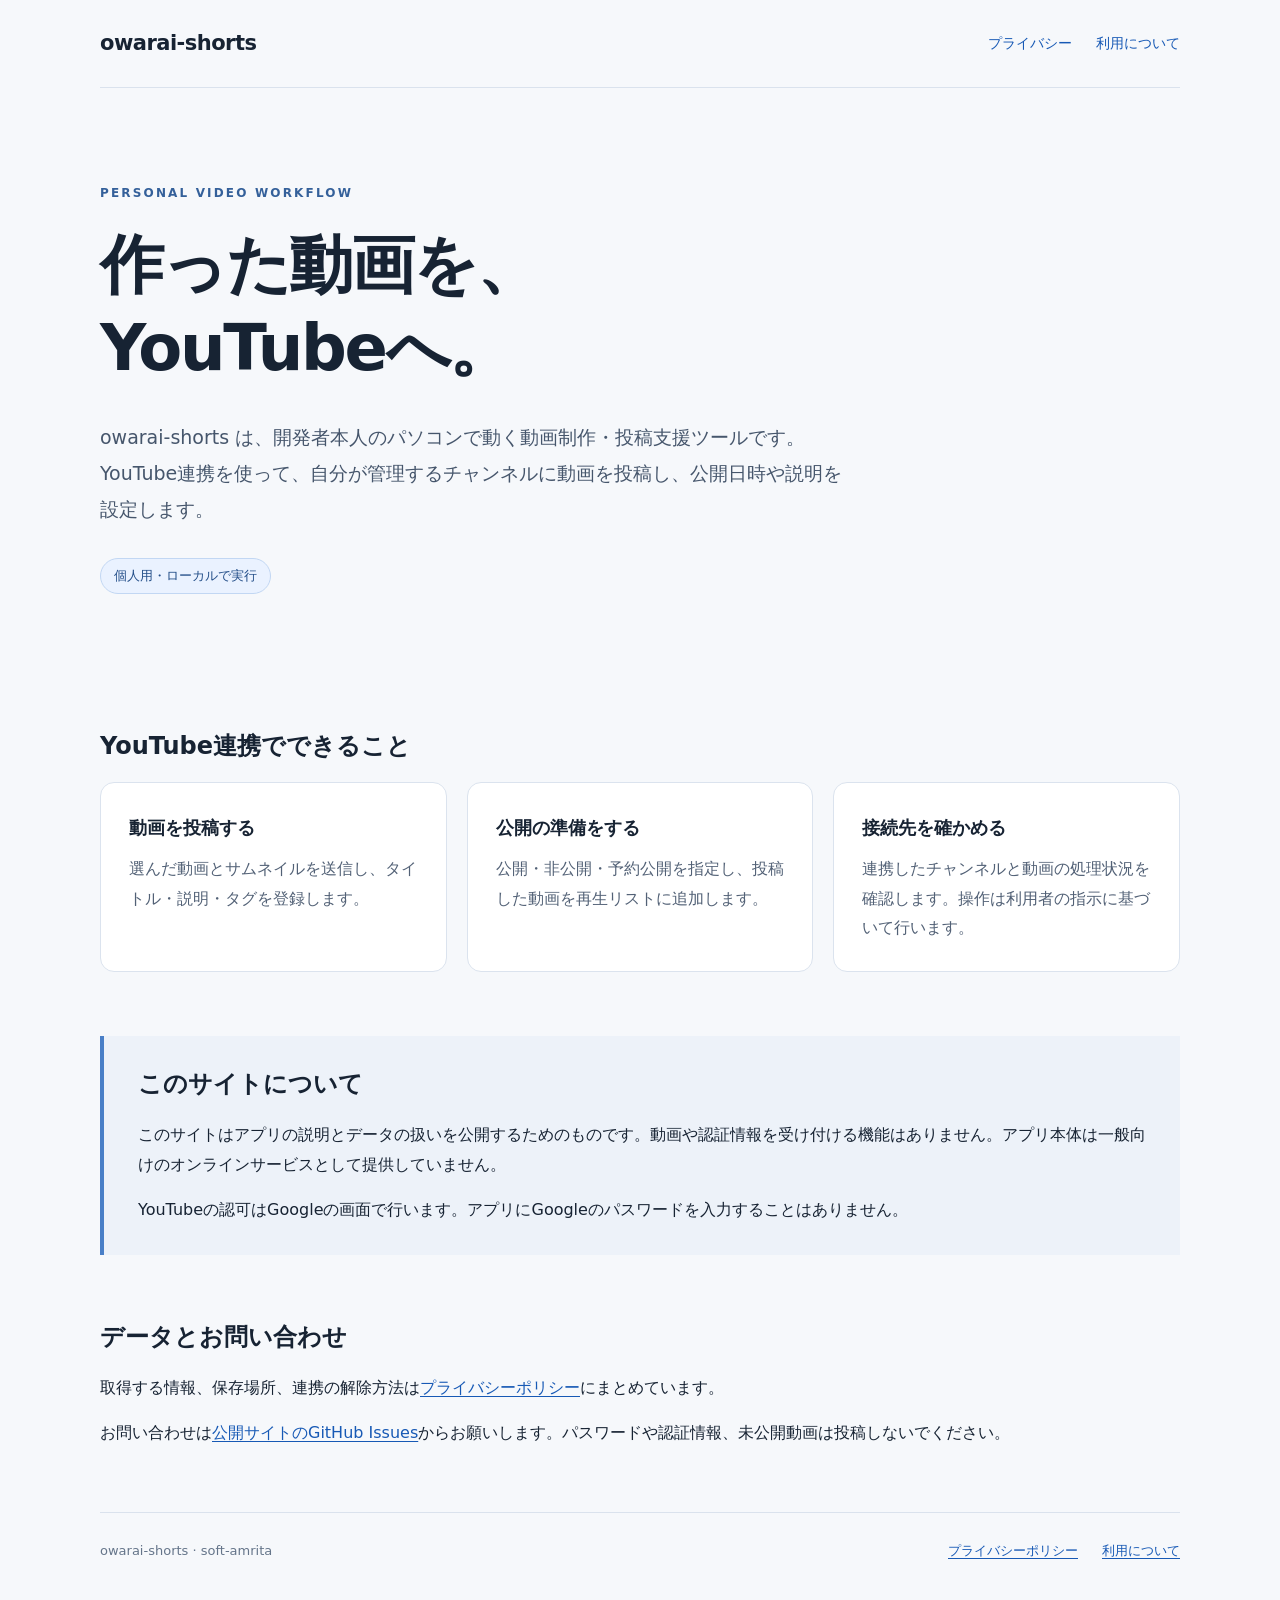
<file: index.html>
<!doctype html>
<html lang="ja"><head><meta charset="utf-8"><meta name="viewport" content="width=device-width,initial-scale=1"><title>owarai-shorts — YouTube 投稿支援</title><meta name="description" content="個人用のローカル制作ツール owarai-shorts のYouTube連携機能について。"><link rel="stylesheet" href="style.css"></head>
<body><header><a class="brand" href="./">owarai-shorts</a><nav aria-label="サイト内"><a href="privacy.html">プライバシー</a><a href="terms.html">利用について</a></nav></header>
<main><section class="hero"><p class="eyebrow">PERSONAL VIDEO WORKFLOW</p><h1>作った動画を、<br>YouTubeへ。</h1><p class="lead">owarai-shorts は、開発者本人のパソコンで動く動画制作・投稿支援ツールです。YouTube連携を使って、自分が管理するチャンネルに動画を投稿し、公開日時や説明を設定します。</p><span class="badge">個人用・ローカルで実行</span></section>
<section><h2>YouTube連携でできること</h2><div class="cards"><article><h3>動画を投稿する</h3><p>選んだ動画とサムネイルを送信し、タイトル・説明・タグを登録します。</p></article><article><h3>公開の準備をする</h3><p>公開・非公開・予約公開を指定し、投稿した動画を再生リストに追加します。</p></article><article><h3>接続先を確かめる</h3><p>連携したチャンネルと動画の処理状況を確認します。操作は利用者の指示に基づいて行います。</p></article></div></section>
<section class="note"><h2>このサイトについて</h2><p>このサイトはアプリの説明とデータの扱いを公開するためのものです。動画や認証情報を受け付ける機能はありません。アプリ本体は一般向けのオンラインサービスとして提供していません。</p><p>YouTubeの認可はGoogleの画面で行います。アプリにGoogleのパスワードを入力することはありません。</p></section>
<section><h2>データとお問い合わせ</h2><p>取得する情報、保存場所、連携の解除方法は<a href="privacy.html">プライバシーポリシー</a>にまとめています。</p><p>お問い合わせは<a href="https://github.com/soft-amrita/soft-amrita.github.io/issues">公開サイトのGitHub Issues</a>からお願いします。パスワードや認証情報、未公開動画は投稿しないでください。</p></section></main>
<footer><span>owarai-shorts · soft-amrita</span><a href="privacy.html">プライバシーポリシー</a><a href="terms.html">利用について</a></footer></body></html>
</file>
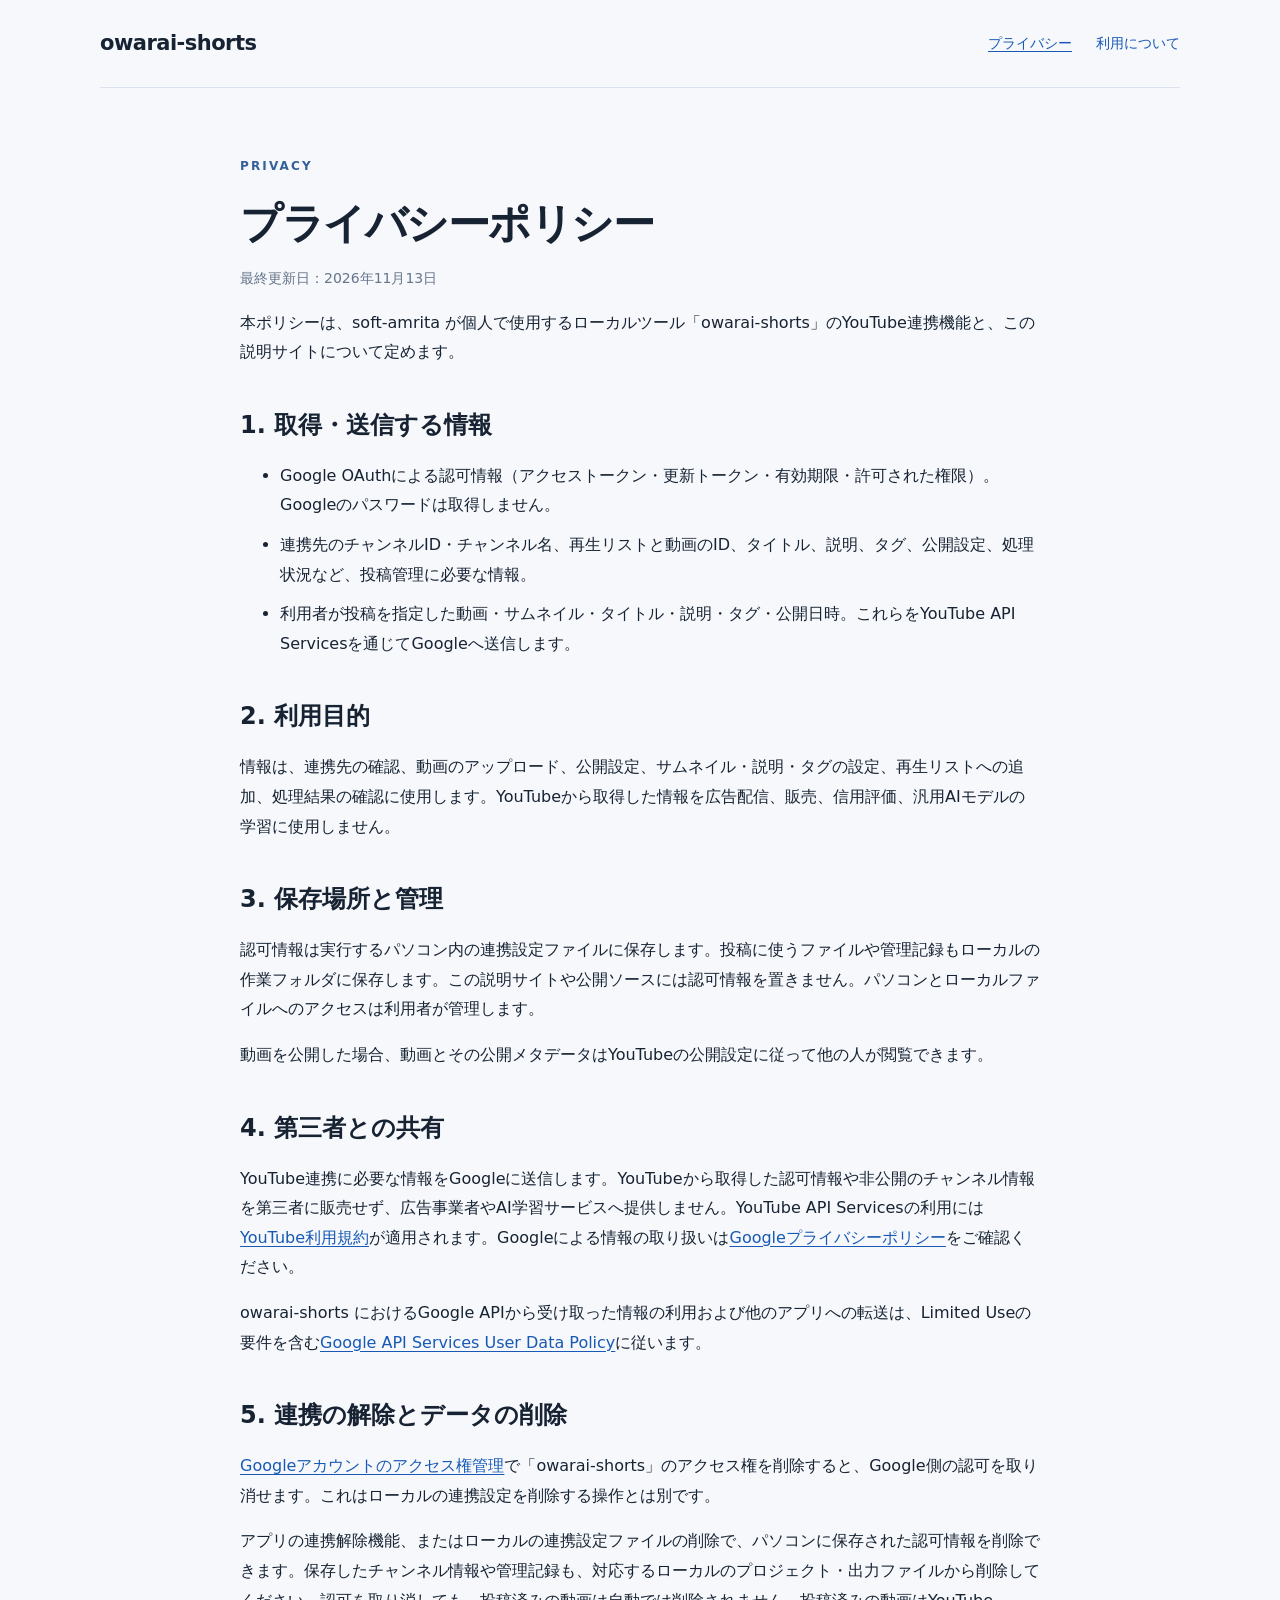
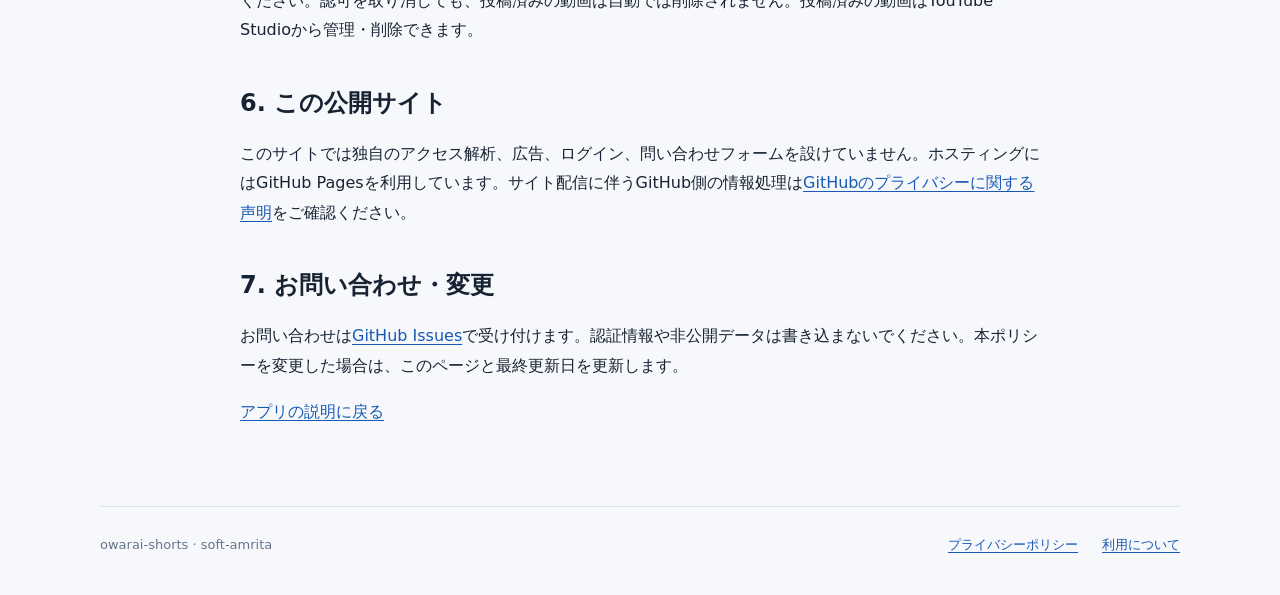
<file: privacy.html>
<!doctype html>
<html lang="ja"><head><meta charset="utf-8"><meta name="viewport" content="width=device-width,initial-scale=1"><title>プライバシーポリシー | owarai-shorts</title><link rel="stylesheet" href="style.css"></head><body>
<header><a class="brand" href="./">owarai-shorts</a><nav aria-label="サイト内"><a href="privacy.html" aria-current="page">プライバシー</a><a href="terms.html">利用について</a></nav></header>
<main class="document"><p class="eyebrow">PRIVACY</p><h1>プライバシーポリシー</h1><p class="muted">最終更新日：2026年11月13日</p><p>本ポリシーは、soft-amrita が個人で使用するローカルツール「owarai-shorts」のYouTube連携機能と、この説明サイトについて定めます。</p>
<h2>1. 取得・送信する情報</h2><ul><li>Google OAuthによる認可情報（アクセストークン・更新トークン・有効期限・許可された権限）。Googleのパスワードは取得しません。</li><li>連携先のチャンネルID・チャンネル名、再生リストと動画のID、タイトル、説明、タグ、公開設定、処理状況など、投稿管理に必要な情報。</li><li>利用者が投稿を指定した動画・サムネイル・タイトル・説明・タグ・公開日時。これらをYouTube API Servicesを通じてGoogleへ送信します。</li></ul>
<h2>2. 利用目的</h2><p>情報は、連携先の確認、動画のアップロード、公開設定、サムネイル・説明・タグの設定、再生リストへの追加、処理結果の確認に使用します。YouTubeから取得した情報を広告配信、販売、信用評価、汎用AIモデルの学習に使用しません。</p>
<h2>3. 保存場所と管理</h2><p>認可情報は実行するパソコン内の連携設定ファイルに保存します。投稿に使うファイルや管理記録もローカルの作業フォルダに保存します。この説明サイトや公開ソースには認可情報を置きません。パソコンとローカルファイルへのアクセスは利用者が管理します。</p><p>動画を公開した場合、動画とその公開メタデータはYouTubeの公開設定に従って他の人が閲覧できます。</p>
<h2>4. 第三者との共有</h2><p>YouTube連携に必要な情報をGoogleに送信します。YouTubeから取得した認可情報や非公開のチャンネル情報を第三者に販売せず、広告事業者やAI学習サービスへ提供しません。YouTube API Servicesの利用には<a href="https://www.youtube.com/t/terms">YouTube利用規約</a>が適用されます。Googleによる情報の取り扱いは<a href="https://policies.google.com/privacy">Googleプライバシーポリシー</a>をご確認ください。</p><p>owarai-shorts におけるGoogle APIから受け取った情報の利用および他のアプリへの転送は、Limited Useの要件を含む<a href="https://developers.google.com/terms/api-services-user-data-policy">Google API Services User Data Policy</a>に従います。</p>
<h2>5. 連携の解除とデータの削除</h2><p><a href="https://security.google.com/settings/security/permissions">Googleアカウントのアクセス権管理</a>で「owarai-shorts」のアクセス権を削除すると、Google側の認可を取り消せます。これはローカルの連携設定を削除する操作とは別です。</p><p>アプリの連携解除機能、またはローカルの連携設定ファイルの削除で、パソコンに保存された認可情報を削除できます。保存したチャンネル情報や管理記録も、対応するローカルのプロジェクト・出力ファイルから削除してください。認可を取り消しても、投稿済みの動画は自動では削除されません。投稿済みの動画はYouTube Studioから管理・削除できます。</p>
<h2>6. この公開サイト</h2><p>このサイトでは独自のアクセス解析、広告、ログイン、問い合わせフォームを設けていません。ホスティングにはGitHub Pagesを利用しています。サイト配信に伴うGitHub側の情報処理は<a href="https://docs.github.com/en/site-policy/privacy-policies/github-general-privacy-statement">GitHubのプライバシーに関する声明</a>をご確認ください。</p>
<h2>7. お問い合わせ・変更</h2><p>お問い合わせは<a href="https://github.com/soft-amrita/soft-amrita.github.io/issues">GitHub Issues</a>で受け付けます。認証情報や非公開データは書き込まないでください。本ポリシーを変更した場合は、このページと最終更新日を更新します。</p><p><a href="./">アプリの説明に戻る</a></p></main>
<footer><span>owarai-shorts · soft-amrita</span><a href="privacy.html">プライバシーポリシー</a><a href="terms.html">利用について</a></footer></body></html>
</file>
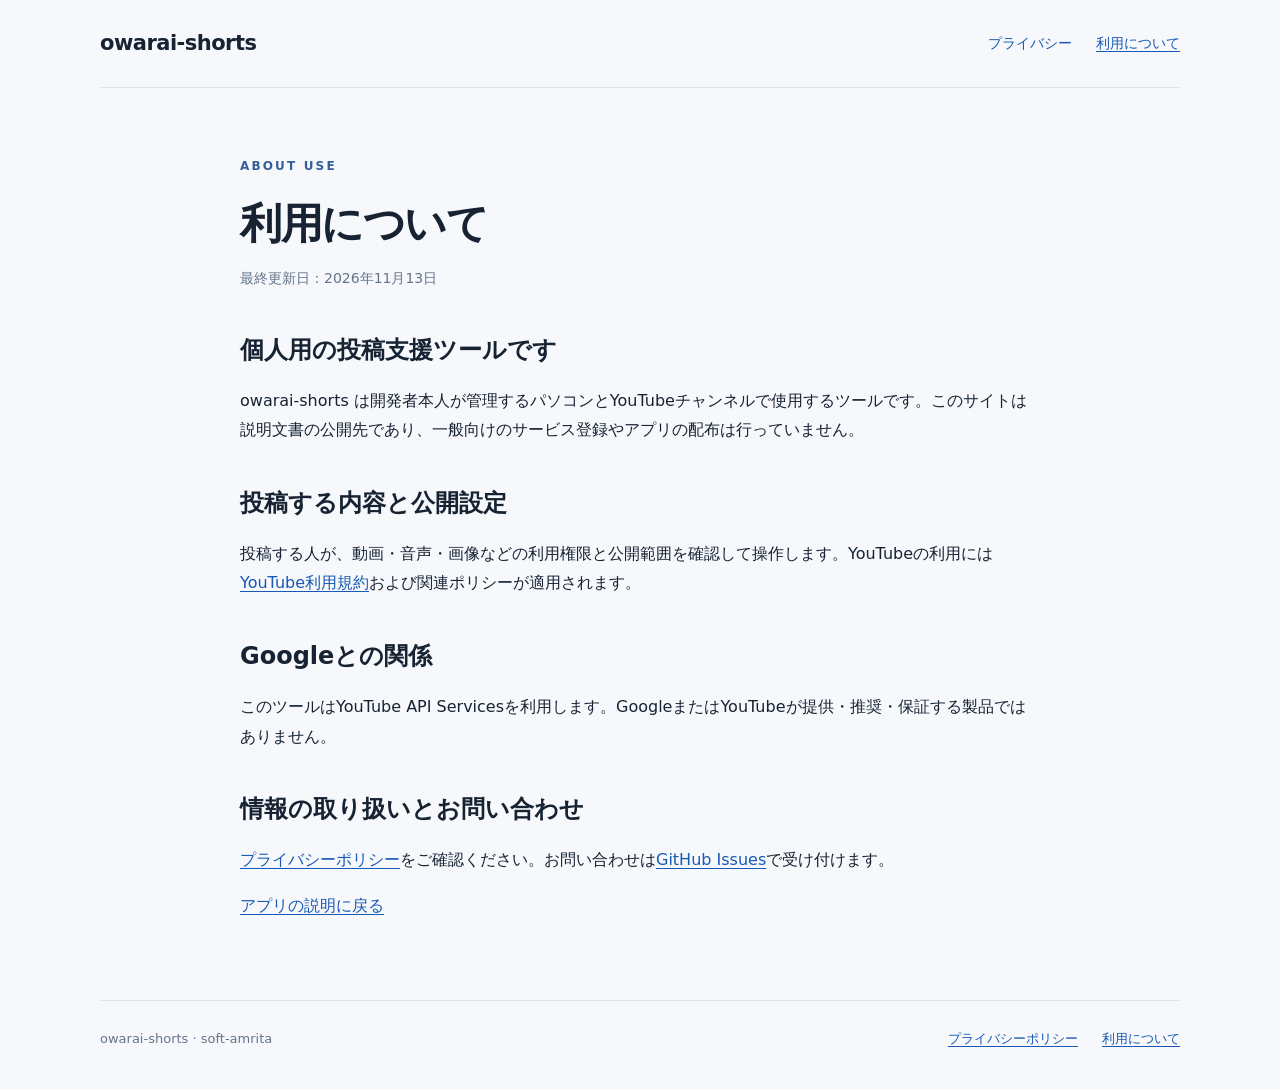
<file: terms.html>
<!doctype html>
<html lang="ja"><head><meta charset="utf-8"><meta name="viewport" content="width=device-width,initial-scale=1"><title>利用について | owarai-shorts</title><link rel="stylesheet" href="style.css"></head><body>
<header><a class="brand" href="./">owarai-shorts</a><nav aria-label="サイト内"><a href="privacy.html">プライバシー</a><a href="terms.html" aria-current="page">利用について</a></nav></header><main class="document"><p class="eyebrow">ABOUT USE</p><h1>利用について</h1><p class="muted">最終更新日：2026年11月13日</p><h2>個人用の投稿支援ツールです</h2><p>owarai-shorts は開発者本人が管理するパソコンとYouTubeチャンネルで使用するツールです。このサイトは説明文書の公開先であり、一般向けのサービス登録やアプリの配布は行っていません。</p><h2>投稿する内容と公開設定</h2><p>投稿する人が、動画・音声・画像などの利用権限と公開範囲を確認して操作します。YouTubeの利用には<a href="https://www.youtube.com/t/terms">YouTube利用規約</a>および関連ポリシーが適用されます。</p><h2>Googleとの関係</h2><p>このツールはYouTube API Servicesを利用します。GoogleまたはYouTubeが提供・推奨・保証する製品ではありません。</p><h2>情報の取り扱いとお問い合わせ</h2><p><a href="privacy.html">プライバシーポリシー</a>をご確認ください。お問い合わせは<a href="https://github.com/soft-amrita/soft-amrita.github.io/issues">GitHub Issues</a>で受け付けます。</p><p><a href="./">アプリの説明に戻る</a></p></main><footer><span>owarai-shorts · soft-amrita</span><a href="privacy.html">プライバシーポリシー</a><a href="terms.html">利用について</a></footer></body></html>
</file>
<file: style.css>
:root{font-family:system-ui,-apple-system,"Segoe UI","Noto Sans JP",sans-serif;color:#172333;background:#f6f8fb;font-size:16px;line-height:1.85}*{box-sizing:border-box}body{margin:0}a{color:#1759b5;text-underline-offset:.2em}a:hover{color:#073275}header,main,footer{width:min(1080px,100% - 48px);margin:auto}header{min-height:88px;display:flex;align-items:center;justify-content:space-between;gap:24px;border-bottom:1px solid #dae2ed}.brand{font-weight:750;font-size:21px;color:#172333;text-decoration:none;letter-spacing:-.025em}nav{display:flex;gap:24px;font-size:14px}nav a{text-decoration:none}nav a[aria-current]{text-decoration:underline}.hero{padding:82px 0 70px;max-width:760px}.eyebrow{font-size:12px;letter-spacing:.18em;font-weight:700;color:#34609a}h1{font-size:clamp(38px,6vw,64px);line-height:1.3;letter-spacing:-.035em;margin:20px 0 28px}h2{font-size:24px;line-height:1.5;margin:0 0 18px}h3{font-size:18px;margin:0 0 10px}.lead{font-size:19px;line-height:1.9;color:#46566c}.badge{display:inline-block;border:1px solid #c2d7f3;background:#eaf2ff;color:#244f89;font-size:13px;padding:5px 13px;border-radius:30px;margin-top:12px}section{margin-bottom:64px}.cards{display:grid;grid-template-columns:repeat(3,1fr);gap:20px}.cards article{border:1px solid #dbe3ee;background:#fff;padding:28px;border-radius:14px}.cards p{margin:0;color:#526176}.note{padding:30px 34px;border-left:4px solid #497fc7;background:#edf2f9}.note p:last-child{margin-bottom:0}.document{max-width:800px;padding:55px 0 64px}.document h1{font-size:clamp(30px,5vw,42px);margin-bottom:10px}.document h2{margin-top:40px}.document li{margin:10px 0}.muted{color:#65758a;font-size:14px}footer{border-top:1px solid #dae2ed;padding:26px 0 38px;display:flex;gap:24px;flex-wrap:wrap;font-size:13px;color:#65758a}footer span{margin-right:auto}@media(max-width:680px){header,main,footer{width:calc(100% - 36px)}header{align-items:flex-start;flex-direction:column;gap:8px;padding:18px 0}.hero{padding:42px 0 30px}.lead{font-size:17px}.cards{grid-template-columns:1fr}.cards article{padding:22px}section{margin-bottom:42px}.note{padding:22px}.document{padding-top:34px}footer{gap:14px}footer span{width:100%}}
</file>
